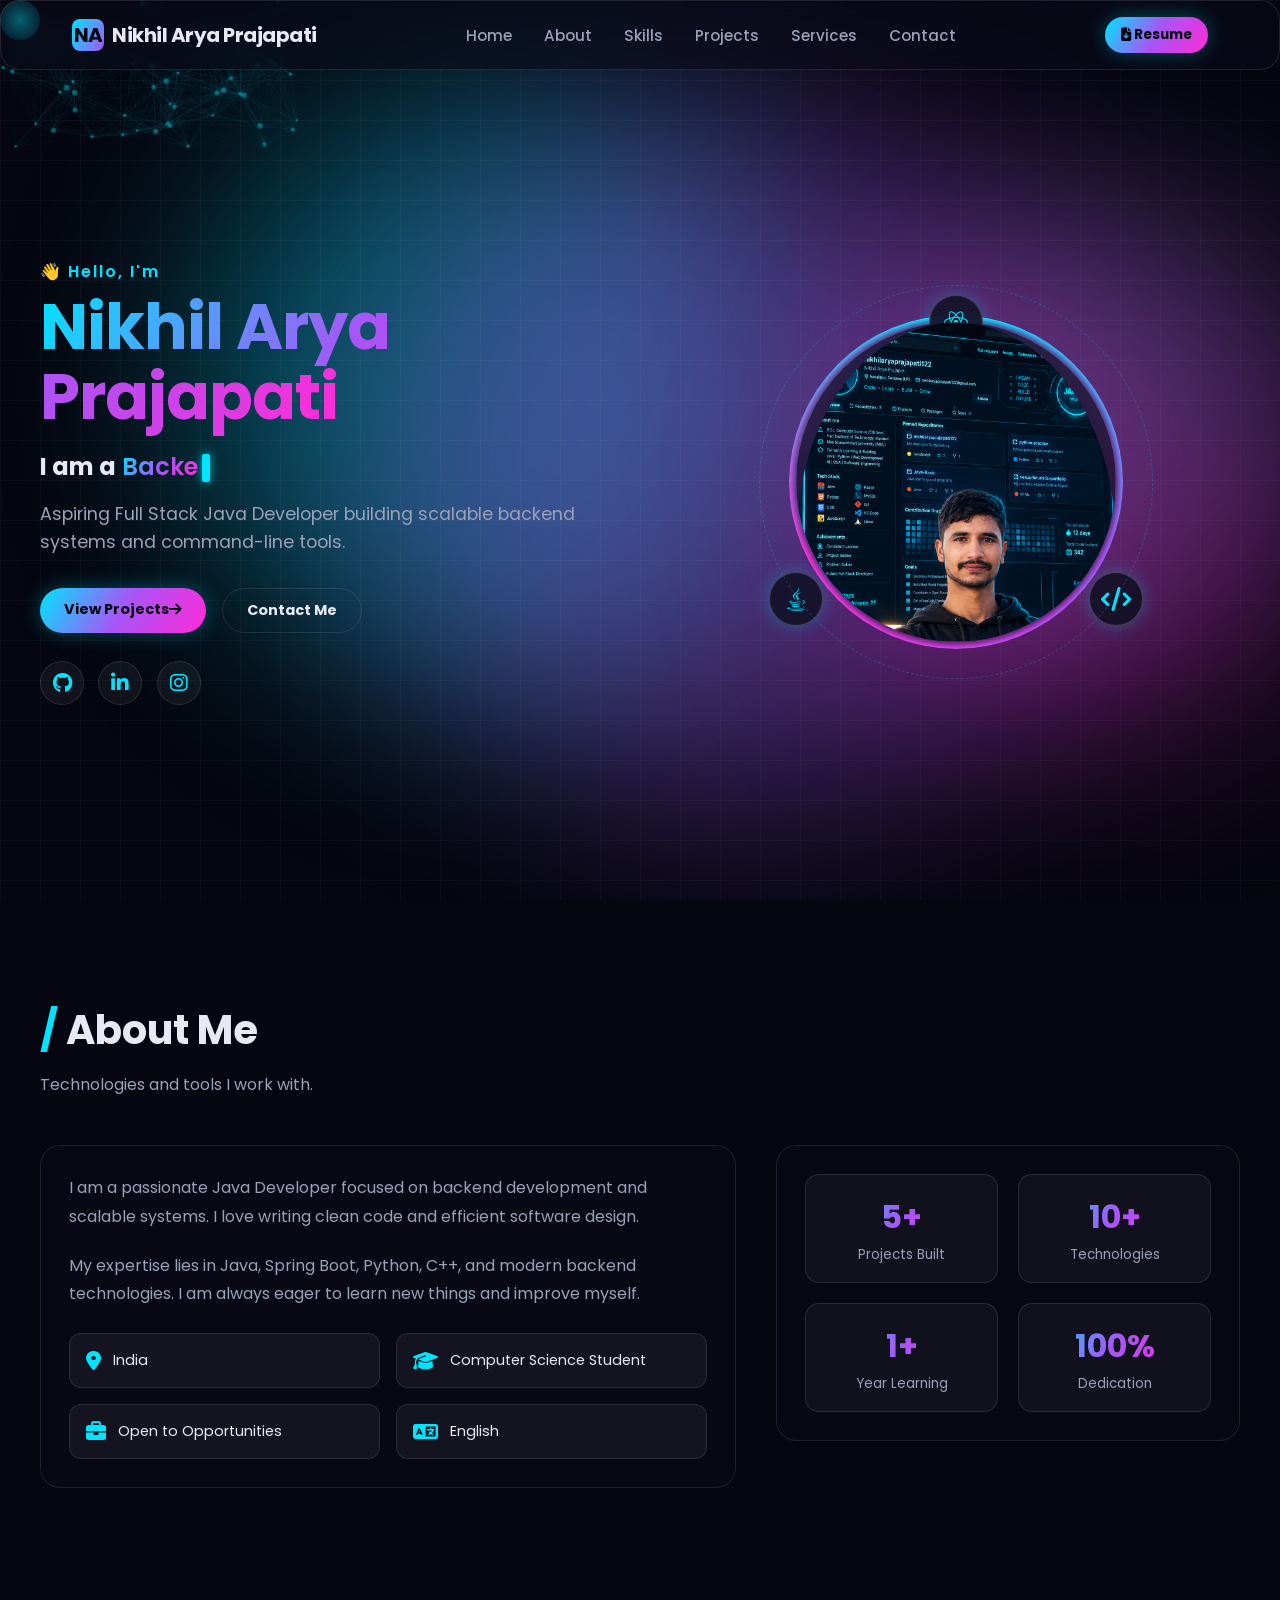
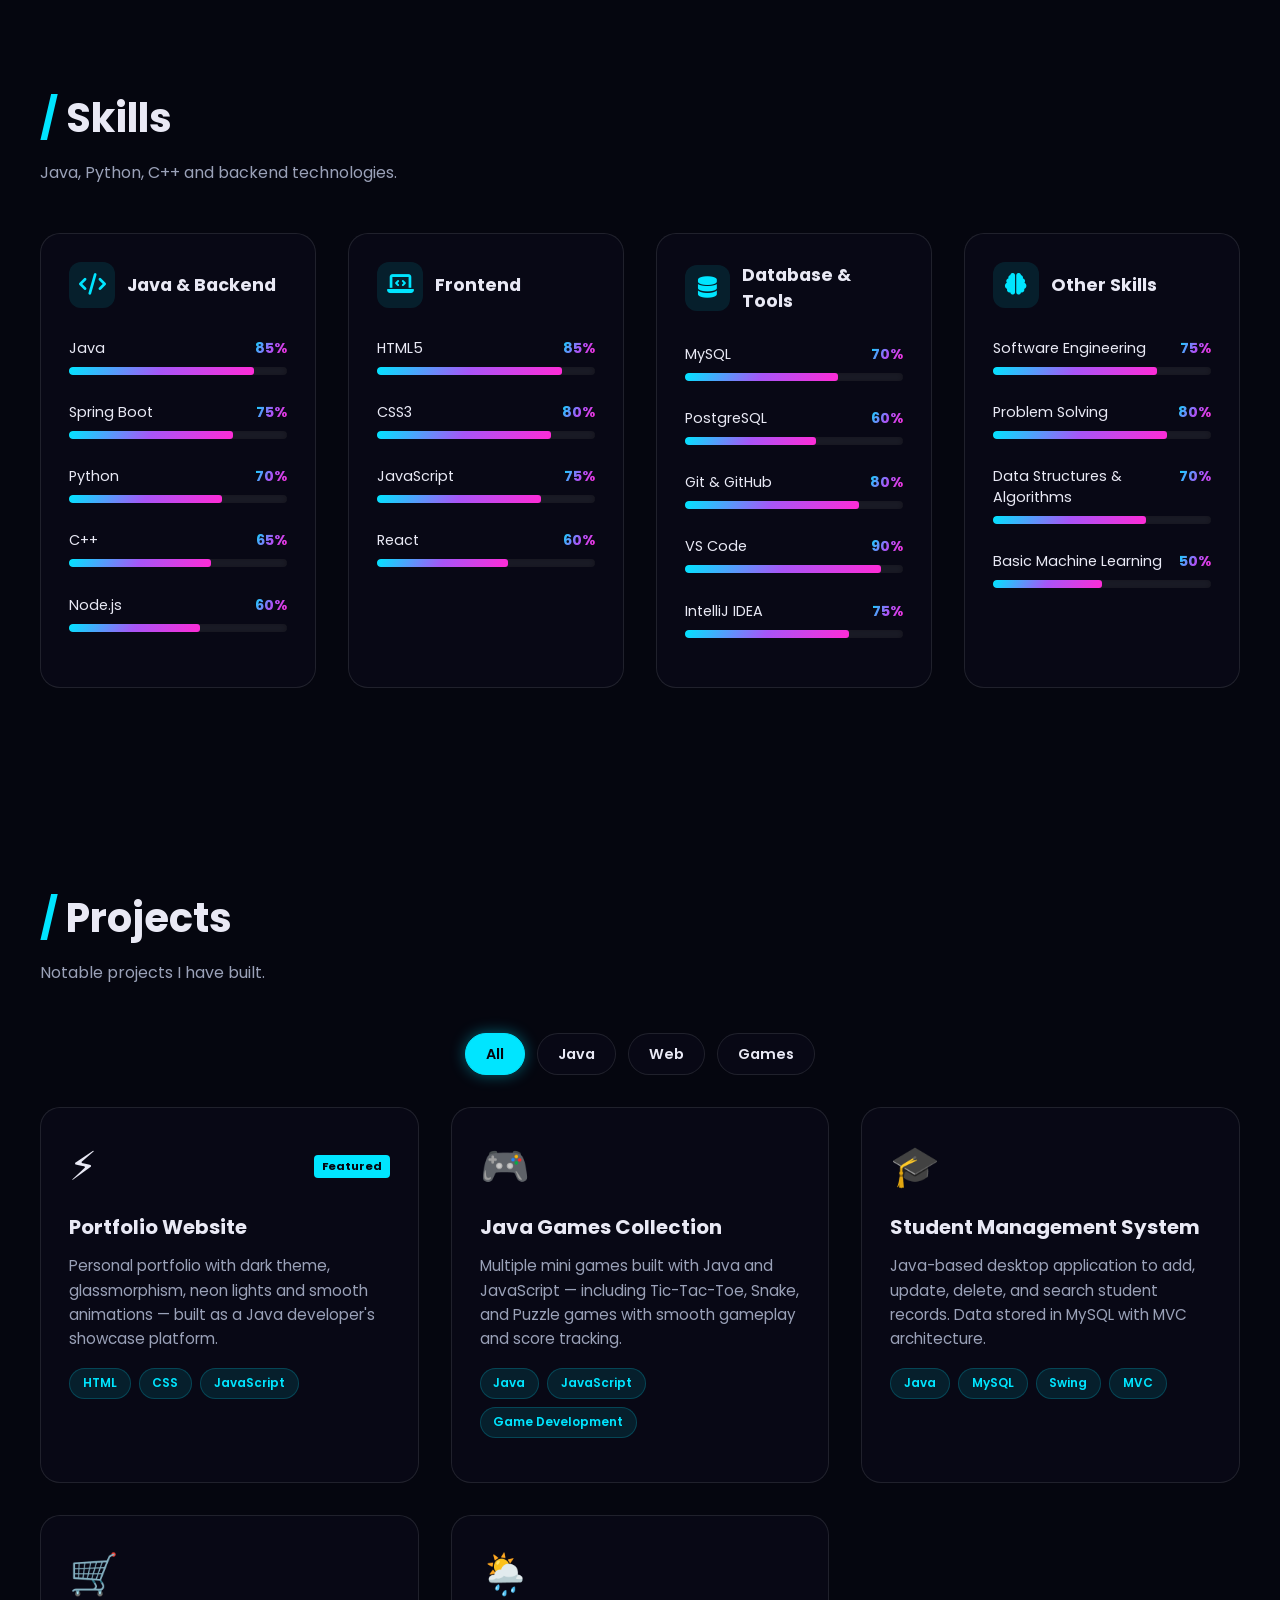
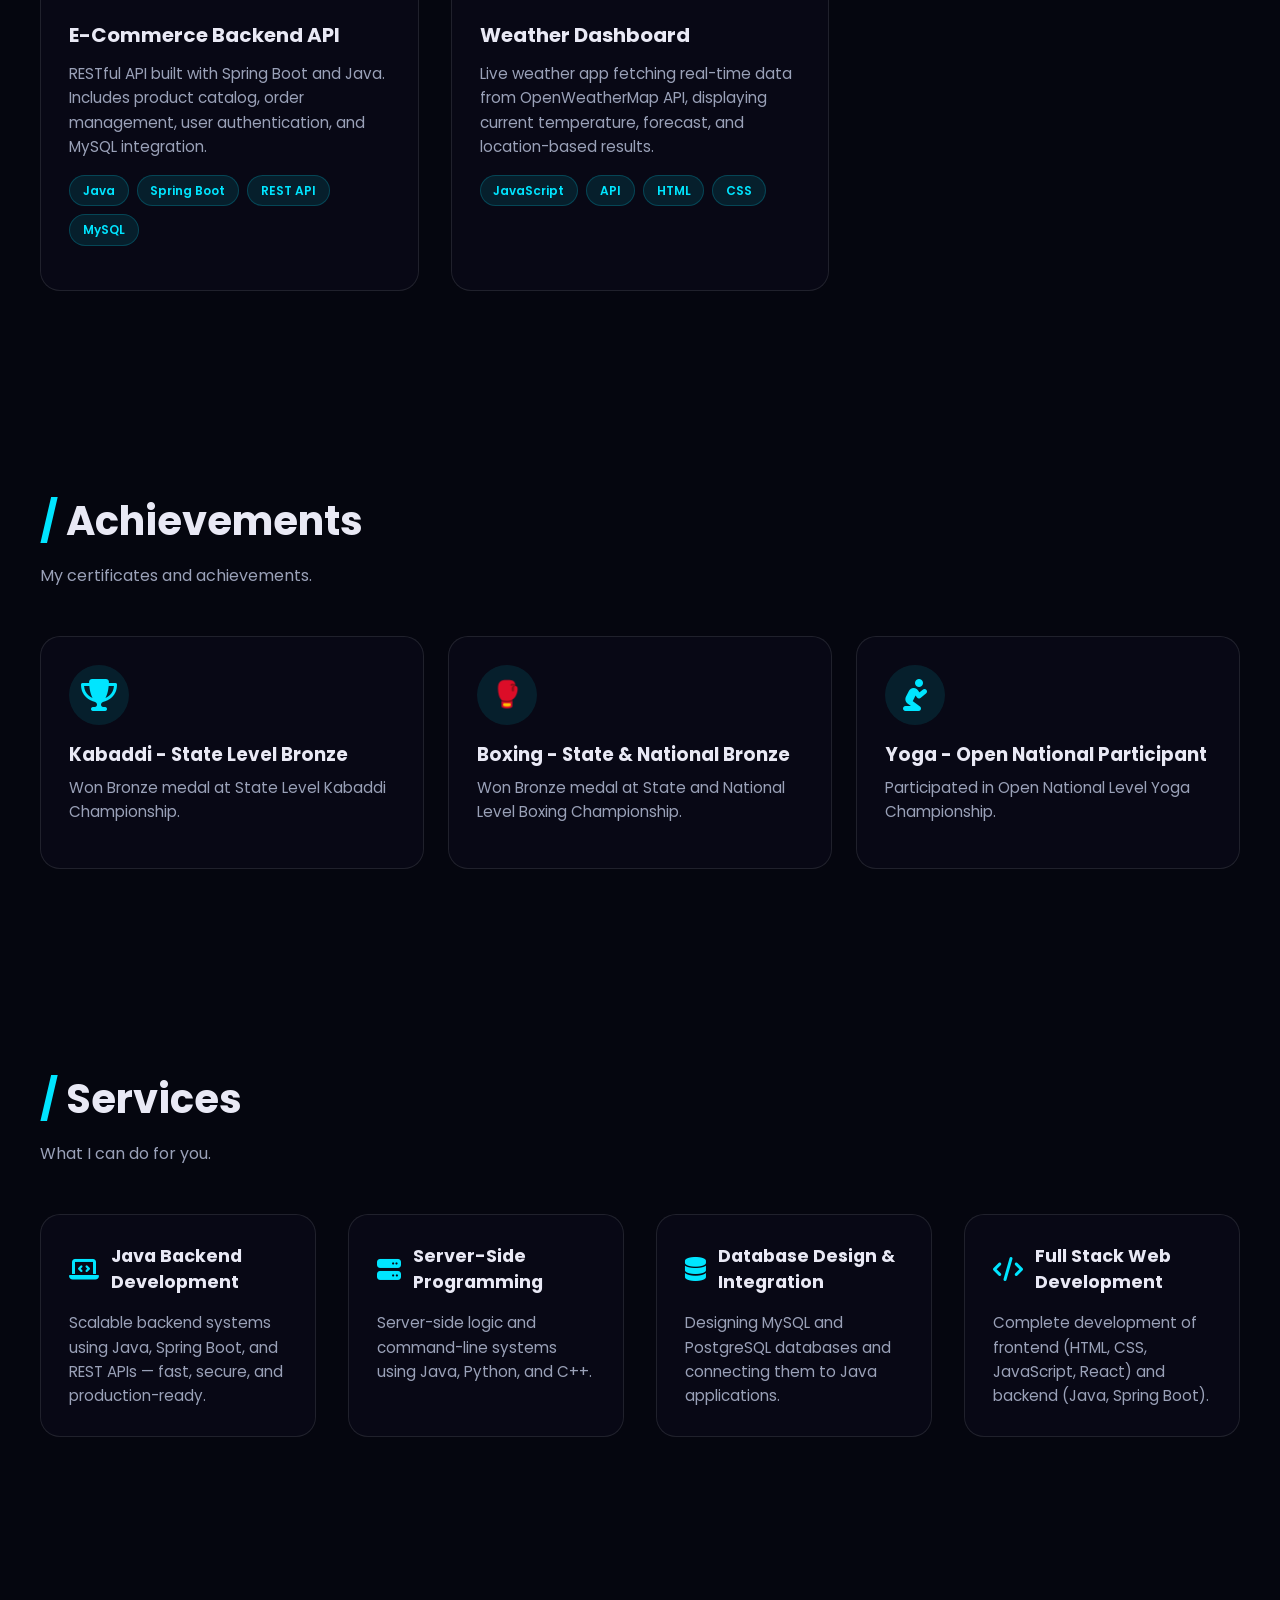
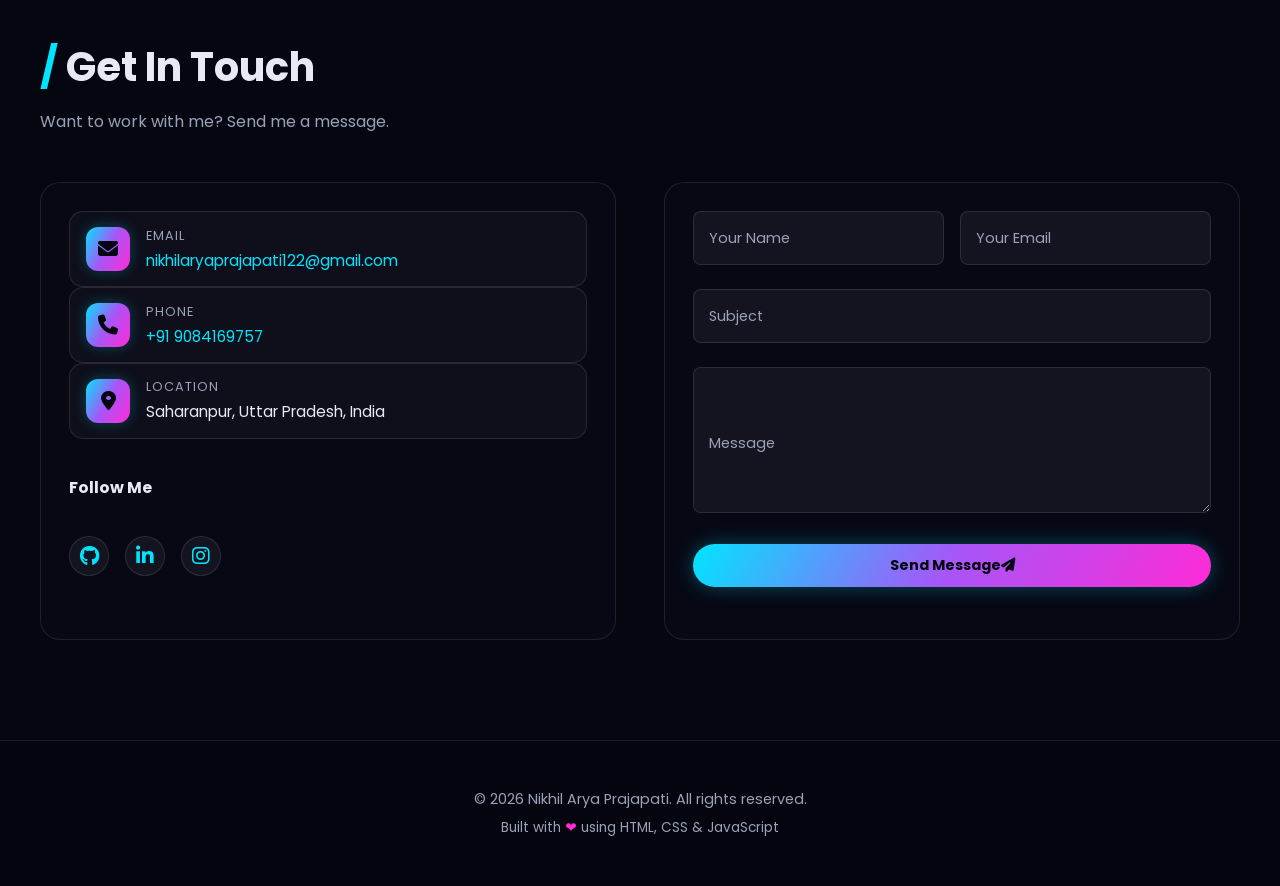
<file: Portfoliyo2/index.html>
<!DOCTYPE html>
<html lang="en">
<head>
  <meta charset="UTF-8" />
  <meta name="viewport" content="width=device-width, initial-scale=1.0" />
  <title id="pageTitle">Portfolio | Nikhil Arya Prajapati</title>
  <meta name="description" id="metaDesc" content="Personal portfolio website built with modern web technologies." />
  <link rel="stylesheet" href="assets/fonts/fonts.css" />
  <link rel="stylesheet" href="assets/fontawesome/css/all.min.css" />
  <link rel="stylesheet" href="css/style.css?v=2" />
  <noscript><style>#preloader{display:none!important}[data-reveal]{opacity:1!important;transform:none!important}</style></noscript>
  <link rel="icon" href="data:image/svg+xml,<svg xmlns='http://www.w3.org/2000/svg' viewBox='0 0 100 100'><text y='.9em' font-size='90'>&#10035;</text></svg>" />
</head>
<body>
  <div id="preloader" class="preloader">
    <div class="preloader__inner">
      <div class="preloader__ring"></div>
      <span class="preloader__text" id="preloaderText">LOADING</span>
    </div>
  </div>
  <canvas id="particles" class="particles-canvas"></canvas>
  <div class="bg-orbs" aria-hidden="true">
    <span class="orb orb--1"></span>
    <span class="orb orb--2"></span>
    <span class="orb orb--3"></span>
  </div>
  <div class="cursor-glow" id="cursorGlow" aria-hidden="true"></div>
  <div class="grid-overlay" aria-hidden="true"></div>
  <div class="scroll-progress" id="scrollProgress"></div>
  <header class="navbar glass" id="navbar">
    <nav class="nav container">
      <a href="#home" class="nav__logo" data-nav>
        <span class="nav__logo-mark" id="navLogoMark">NA</span>
        <span class="nav__logo-text" id="navLogoText">Nikhil Arya Prajapati</span>
      </a>
      <ul class="nav__menu" id="navMenu">
        <li><a href="#home" class="nav__link" data-nav>Home</a></li>
        <li><a href="#about" class="nav__link" data-nav>About</a></li>
        <li><a href="#skills" class="nav__link" data-nav>Skills</a></li>
        <li><a href="#projects" class="nav__link" data-nav>Projects</a></li>
        <li><a href="#services" class="nav__link" data-nav>Services</a></li>
        <li><a href="#contact" class="nav__link" data-nav>Contact</a></li>
      </ul>
      <div class="nav__actions">
        <a href="#" id="navResume" class="btn btn--neon btn--sm" target="_blank" rel="noopener">
          <i class="fa-solid fa-file-arrow-down"></i> Resume
        </a>
        <button class="nav__toggle" id="navToggle" aria-label="Toggle menu">
          <span></span><span></span><span></span>
        </button>
      </div>
    </nav>
  </header>
  <main>
    <section class="hero" id="home">
      <div class="hero__glow"></div>
      <div class="container hero__inner">
        <div class="hero__content">
          <p class="hero__hello" data-reveal><span class="wave">&#128075;</span> Hello, I'm</p>
          <h1 class="hero__name" data-reveal><span class="neon" id="heroName">Nikhil Arya Prajapati</span></h1>
          <h2 class="hero__role" data-reveal><span class="hero__role-static">I am a</span><span class="hero__type" id="heroType"></span><span class="caret" id="caret"></span></h2>
          <p class="hero__tagline" id="heroTagline" data-reveal>Aspiring Full Stack Java Developer building scalable backend systems.</p>
          <div class="hero__cta" data-reveal>
            <a href="#projects" class="btn btn--neon" data-nav><span>View Projects</span><i class="fa-solid fa-arrow-right"></i></a>
            <a href="#contact" class="btn btn--outline" data-nav>Contact Me</a>
          </div>
          <div class="hero__socials" id="heroSocials" data-reveal></div>
          </div>
        <div class="hero__avatar-wrap" data-reveal>
          <div class="hero__avatar glass" id="heroAvatar">
            <span class="hero__avatar-initials" id="heroInitials">NA</span>
            <img id="heroPhoto" alt="profile" class="hero__photo" hidden />
          </div>
          <div class="hero__orbit" aria-hidden="true">
            <span class="hero__float-icon hero__float-icon--1"><i class="fa-brands fa-react"></i></span>
          <span class="hero__float-icon hero__float-icon--2"><i class="fa-brands fa-java"></i></span>
            <span class="hero__float-icon hero__float-icon--3"><i class="fa-solid fa-code"></i></span>
          </div>
        </div>
      </div>
    </section>
    <section class="section" id="about">
      <div class="container">
        <h2 class="section__title" data-reveal><span class="neon-slash">/</span> About Me</h2>
        <p class="section__subtitle" data-reveal>Technologies and tools I work with.</p>
        <div class="about__grid">
          <div class="about__text glass" data-reveal>
            <div id="aboutParagraphs" class="about__paragraphs"></div>
            <div class="about__quick" id="aboutQuick"></div>
          </div>
          <div class="about__stats glass" data-reveal><div id="aboutStats"></div></div>
        </div>
      </div>
    </section>
    <section class="section" id="skills">
      <div class="container">
        <h2 class="section__title" data-reveal><span class="neon-slash">/</span> Skills</h2>
        <p class="section__subtitle" data-reveal>Java, Python, C++ and backend technologies.</p>
        <div id="skillsContainer"></div>
      </div>
    </section>
    <section class="section" id="projects">
      <div class="container">
        <h2 class="section__title" data-reveal><span class="neon-slash">/</span> Projects</h2>
        <p class="section__subtitle" data-reveal>Notable projects I have built.</p>
        <div class="project-filters" data-reveal>
          <button class="filter-btn active" data-filter="all">All</button>
          <button class="filter-btn" data-filter="Java">Java</button>
          <button class="filter-btn" data-filter="JavaScript">Web</button>
          <button class="filter-btn" data-filter="Game Development">Games</button>
        </div>
        <div class="projects" id="projectsContainer"></div>
      </div>
    </section>
    <section class="section" id="achievements">
      <div class="container">
        <h2 class="section__title" data-reveal><span class="neon-slash">/</span> Achievements</h2>
        <p class="section__subtitle" data-reveal>My certificates and achievements.</p>
        <div class="achievements-grid" id="achievementsContainer"></div>
      </div>
    </section>
    <section class="section" id="services">
      <div class="container">
        <h2 class="section__title" data-reveal><span class="neon-slash">/</span> Services</h2>
        <p class="section__subtitle" data-reveal>What I can do for you.</p>
        <div id="servicesContainer"></div>
      </div>
    </section>
    <section class="section" id="contact">
      <div class="container">
        <h2 class="section__title" data-reveal><span class="neon-slash">/</span> Get In Touch</h2>
        <p class="section__subtitle" data-reveal>Want to work with me? Send me a message.</p>
        <div class="contact">
          <div class="contact__info glass" data-reveal>
            <div id="contactItems"></div>
            <h3 class="contact__socials-title">Follow Me</h3>
            <div class="contact__socials" id="contactSocials"></div>
          </div>
          <form class="contact__form glass" id="contactForm" data-reveal novalidate>
            <div class="form__row">
              <div class="form__group"><input type="text" id="name" name="name" placeholder=" " required /><label for="name">Your Name</label></div>
              <div class="form__group"><input type="email" id="email" name="email" placeholder=" " required /><label for="email">Your Email</label></div>
            </div>
            <div class="form__group"><input type="text" id="subject" name="subject" placeholder=" " required /><label for="subject">Subject</label></div>
            <div class="form__group"><textarea id="message" name="message" rows="5" placeholder=" " required></textarea><label for="message">Message</label></div>
            <button type="submit" class="btn btn--neon btn--full"><span class="btn__label">Send Message</span><i class="fa-solid fa-paper-plane"></i></button>
            <p class="form__status" id="formStatus"></p>
          </form>
        </div>
      </div>
    </section>
  </main>
  <footer class="footer">
    <div class="container footer__inner">
      <p class="footer__copy">&#169; <span id="year"></span> <span id="footerName">Nikhil Arya Prajapati</span>. All rights reserved.</p>
      <p class="footer__made">Built with <span class="footer__heart">&#10084;</span> using HTML, CSS &amp; JavaScript</p>
    </div>
  </footer>
  <button class="back-top" id="backTop" aria-label="Back to top"><i class="fa-solid fa-arrow-up"></i></button>
  <script src="js/data.js?v=2"></script>
  <script src="js/script.js?v=2"></script>
</body>
</html>
</file>
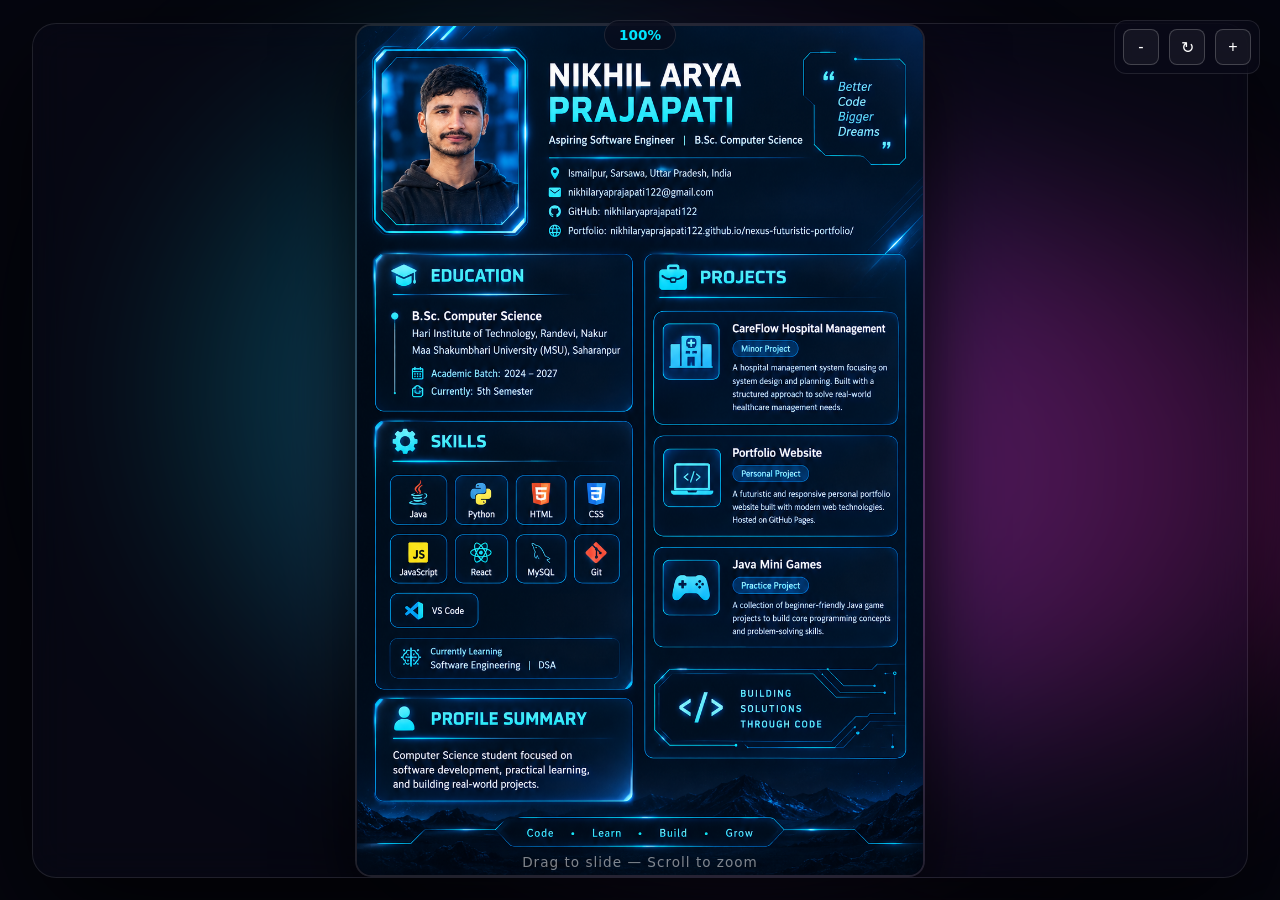
<file: Portfoliyo2/resume.html>
<!DOCTYPE html>
<html lang="en">
<head>
  <meta charset="UTF-8" />
  <meta name="viewport" content="width=device-width, initial-scale=1.0" />
  <title>Resume | Nikhil Arya Prajapati</title>
  <link rel="icon" href="data:image/svg+xml,<svg xmlns='http://www.w3.org/2000/svg' viewBox='0 0 100 100'><text y='.9em' font-size='90'>&#10035;</text></svg>" />
  <style>
    :root {
      --bg: #05060f;
      --cyan: #00e5ff;
      --purple: #a855f7;
      --pink: #ff2bd6;
    }
    * { margin: 0; padding: 0; box-sizing: border-box; }
    body {
      background: var(--bg);
      min-height: 100vh;
      width: 100vw;
      overflow: hidden;
      display: flex;
      align-items: center;
      justify-content: center;
      font-family: system-ui, sans-serif;
    }
    .bg-orbs {
      position: fixed;
      top: 0; left: 0; width: 100%; height: 100%;
      z-index: -1;
      overflow: hidden;
    }
    .orb {
      position: absolute;
      border-radius: 50%;
      filter: blur(100px);
      opacity: 0.35;
      animation: float 16s ease-in-out infinite;
    }
    .orb--1 { top: 10%; left: 15%; width: 600px; height: 600px; background: var(--cyan); animation-delay: 0s; }
    .orb--2 { bottom: 10%; right: 15%; width: 700px; height: 700px; background: var(--purple); animation-delay: -6s; }
    .orb--3 { top: 25%; left: 65%; width: 500px; height: 500px; background: var(--pink); animation-delay: -12s; }
    @keyframes float {
      0%, 100% { transform: translate(0, 0) scale(1); }
      33% { transform: translate(50px, -60px) scale(1.2); }
      66% { transform: translate(-40px, 50px) scale(0.9); }
    }
    .viewport {
      position: relative;
      width: 95vw;
      height: 95vh;
      overflow: hidden;
      border-radius: 24px;
      border: 1px solid rgba(255, 255, 255, 0.1);
      backdrop-filter: blur(20px);
      box-shadow: 0 40px 120px rgba(0, 0, 0, 0.8);
      cursor: grab;
      background: rgba(10, 11, 26, 0.4);
      display: flex;
      align-items: center;
      justify-content: center;
    }
    .viewport:active { cursor: grabbing; }
    .viewport img {
      display: block;
      max-width: 100%;
      max-height: 100%;
      width: auto;
      height: auto;
      object-fit: contain;
      border-radius: 16px;
      box-shadow: 0 30px 80px rgba(0, 0, 0, 0.9);
      border: 2px solid rgba(255, 255, 255, 0.1);
      transition: transform 0.15s ease;
      transform-origin: center center;
    }
    .zoom-controls {
      position: fixed;
      top: 20px;
      right: 20px;
      z-index: 100;
      display: flex;
      gap: 10px;
      background: rgba(10, 11, 26, 0.6);
      padding: 8px;
      border-radius: 12px;
      border: 1px solid rgba(255, 255, 255, 0.1);
      backdrop-filter: blur(10px);
    }
    .zoom-btn {
      width: 36px;
      height: 36px;
      border-radius: 8px;
      border: 1px solid rgba(255, 255, 255, 0.2);
      background: rgba(255, 255, 255, 0.05);
      color: #fff;
      font-size: 1rem;
      cursor: pointer;
      display: flex;
      align-items: center;
      justify-content: center;
      transition: all 0.2s ease;
    }
    .zoom-btn:hover {
      background: var(--cyan);
      color: var(--bg);
      border-color: var(--cyan);
    }
    .zoom-btn:active {
      transform: scale(0.95);
    }
    .zoom-value {
      position: fixed;
      top: 20px;
      left: 50%;
      transform: translateX(-50%);
      z-index: 100;
      background: rgba(10, 11, 26, 0.6);
      padding: 6px 14px;
      border-radius: 20px;
      border: 1px solid rgba(255, 255, 255, 0.1);
      color: var(--cyan);
      font-size: 0.85rem;
      font-weight: 700;
      backdrop-filter: blur(10px);
      pointer-events: none;
    }
    .hint {
      position: fixed;
      bottom: 30px;
      left: 50%;
      transform: translateX(-50%);
      color: rgba(255,255,255,0.5);
      font-size: 0.85rem;
      pointer-events: none;
      letter-spacing: 1px;
    }
    @media (max-width: 640px) {
      .viewport { width: 92vw; height: 90vh; border-radius: 16px; }
      .viewport img { width: 92vw; border-radius: 12px; }
    }
  </style>
</head>
<body>
  <div class="bg-orbs">
    <span class="orb orb--1"></span>
    <span class="orb orb--2"></span>
    <span class="orb orb--3"></span>
  </div>
  <div class="viewport" id="viewport">
    <img src="assets/resume.png" alt="Resume" id="resumeImg" />
  </div>
  <div class="zoom-controls">
    <button class="zoom-btn" id="zoomOut" title="Zoom Out">-</button>
    <button class="zoom-btn" id="zoomReset" title="Reset">&#8635;</button>
    <button class="zoom-btn" id="zoomIn" title="Zoom In">+</button>
  </div>
  <div class="zoom-value" id="zoomValue">100%</div>
  <div class="hint">Drag to slide — Scroll to zoom</div>
  <script>
    const viewport = document.getElementById('viewport');
    const img = document.getElementById('resumeImg');
    const zoomValue = document.getElementById('zoomValue');
    const zoomInBtn = document.getElementById('zoomIn');
    const zoomOutBtn = document.getElementById('zoomOut');
    const zoomResetBtn = document.getElementById('zoomReset');
    let scale = 1;
    let posX = 0;
    let posY = 0;
    let isDown = false;
    let startX, startY;
    function updateTransform() {
      img.style.transform = 'translate(' + posX + 'px,' + posY + 'px) scale(' + scale + ')';
      const pct = Math.round(scale * 100);
      zoomValue.textContent = pct + '%';
    }
    viewport.addEventListener('wheel', (e) => {
      e.preventDefault();
      const delta = e.deltaY > 0 ? 0.9 : 1.1;
      scale = Math.min(Math.max(scale * delta, 1), 5);
      updateTransform();
    }, { passive: false });
    zoomInBtn.addEventListener('click', () => {
      scale = Math.min(scale + 0.25, 5);
      updateTransform();
    });
    zoomOutBtn.addEventListener('click', () => {
      scale = Math.max(scale - 0.25, 1);
      updateTransform();
    });
    zoomResetBtn.addEventListener('click', () => {
      scale = 1;
      posX = 0;
      posY = 0;
      updateTransform();
    });
    viewport.addEventListener('mousedown', (e) => {
      isDown = true;
      startX = e.clientX - posX;
      startY = e.clientY - posY;
      viewport.style.cursor = 'grabbing';
    });
    window.addEventListener('mousemove', (e) => {
      if (!isDown) return;
      e.preventDefault();
      posX = e.clientX - startX;
      posY = e.clientY - startY;
      if (scale === 1) { posX = 0; posY = 0; }
      updateTransform();
    });
    window.addEventListener('mouseup', () => {
      isDown = false;
      viewport.style.cursor = 'grab';
    });
    viewport.addEventListener('touchstart', (e) => {
      isDown = true;
      const t = e.touches[0];
      startX = t.clientX - posX;
      startY = t.clientY - posY;
    }, { passive: false });
    viewport.addEventListener('touchmove', (e) => {
      if (!isDown) return;
      e.preventDefault();
      const t = e.touches[0];
      posX = t.clientX - startX;
      posY = t.clientY - startY;
      if (scale === 1) { posX = 0; posY = 0; }
      updateTransform();
    }, { passive: false });
    window.addEventListener('touchend', () => { isDown = false; });
    window.addEventListener('load', () => {
      scale = 1; posX = 0; posY = 0;
      updateTransform();
    });
  </script>
</body>
</html>
</file>
<file: Portfoliyo2/assets/fonts/fonts.css>
@font-face {
  font-family: 'Orbitron';
  font-style: normal;
  font-weight: 400;
  font-display: swap;
  src: url(orbitron-400-normal-1.woff2) format('woff2');
  unicode-range: U+0000-00FF, U+0131, U+0152-0153, U+02BB-02BC, U+02C6, U+02DA, U+02DC, U+0304, U+0308, U+0329, U+2000-206F, U+20AC, U+2122, U+2191, U+2193, U+2212, U+2215, U+FEFF, U+FFFD;
}
@font-face {
  font-family: 'Orbitron';
  font-style: normal;
  font-weight: 500;
  font-display: swap;
  src: url(orbitron-500-normal-2.woff2) format('woff2');
  unicode-range: U+0000-00FF, U+0131, U+0152-0153, U+02BB-02BC, U+02C6, U+02DA, U+02DC, U+0304, U+0308, U+0329, U+2000-206F, U+20AC, U+2122, U+2191, U+2193, U+2212, U+2215, U+FEFF, U+FFFD;
}
@font-face {
  font-family: 'Orbitron';
  font-style: normal;
  font-weight: 700;
  font-display: swap;
  src: url(orbitron-700-normal-3.woff2) format('woff2');
  unicode-range: U+0000-00FF, U+0131, U+0152-0153, U+02BB-02BC, U+02C6, U+02DA, U+02DC, U+0304, U+0308, U+0329, U+2000-206F, U+20AC, U+2122, U+2191, U+2193, U+2212, U+2215, U+FEFF, U+FFFD;
}
@font-face {
  font-family: 'Orbitron';
  font-style: normal;
  font-weight: 800;
  font-display: swap;
  src: url(orbitron-800-normal-4.woff2) format('woff2');
  unicode-range: U+0000-00FF, U+0131, U+0152-0153, U+02BB-02BC, U+02C6, U+02DA, U+02DC, U+0304, U+0308, U+0329, U+2000-206F, U+20AC, U+2122, U+2191, U+2193, U+2212, U+2215, U+FEFF, U+FFFD;
}
@font-face {
  font-family: 'Orbitron';
  font-style: normal;
  font-weight: 900;
  font-display: swap;
  src: url(orbitron-900-normal-5.woff2) format('woff2');
  unicode-range: U+0000-00FF, U+0131, U+0152-0153, U+02BB-02BC, U+02C6, U+02DA, U+02DC, U+0304, U+0308, U+0329, U+2000-206F, U+20AC, U+2122, U+2191, U+2193, U+2212, U+2215, U+FEFF, U+FFFD;
}
@font-face {
  font-family: 'Poppins';
  font-style: normal;
  font-weight: 300;
  font-display: swap;
  src: url(poppins-300-normal-6.woff2) format('woff2');
  unicode-range: U+0900-097F, U+1CD0-1CF4, U+1CF7-1CF9, U+200C-200D, U+20A8, U+20B9, U+20F0, U+25CC, U+A830-A839, U+A8E0-A8FF, U+11B00-11B0A;
}
@font-face {
  font-family: 'Poppins';
  font-style: normal;
  font-weight: 300;
  font-display: swap;
  src: url(poppins-300-normal-7.woff2) format('woff2');
  unicode-range: U+0100-02BA, U+02BD-02C5, U+02C7-02CC, U+02CE-02D7, U+02DD-02FF, U+0304, U+0308, U+0329, U+1D00-1DBF, U+1E00-1E9F, U+1EF2-1EFF, U+2020, U+20A0-20AB, U+20AD-20C4, U+2113, U+2C60-2C7F, U+A720-A7FF;
}
@font-face {
  font-family: 'Poppins';
  font-style: normal;
  font-weight: 300;
  font-display: swap;
  src: url(poppins-300-normal-8.woff2) format('woff2');
  unicode-range: U+0000-00FF, U+0131, U+0152-0153, U+02BB-02BC, U+02C6, U+02DA, U+02DC, U+0304, U+0308, U+0329, U+2000-206F, U+20AC, U+2122, U+2191, U+2193, U+2212, U+2215, U+FEFF, U+FFFD;
}
@font-face {
  font-family: 'Poppins';
  font-style: normal;
  font-weight: 400;
  font-display: swap;
  src: url(poppins-400-normal-9.woff2) format('woff2');
  unicode-range: U+0900-097F, U+1CD0-1CF4, U+1CF7-1CF9, U+200C-200D, U+20A8, U+20B9, U+20F0, U+25CC, U+A830-A839, U+A8E0-A8FF, U+11B00-11B0A;
}
@font-face {
  font-family: 'Poppins';
  font-style: normal;
  font-weight: 400;
  font-display: swap;
  src: url(poppins-400-normal-10.woff2) format('woff2');
  unicode-range: U+0100-02BA, U+02BD-02C5, U+02C7-02CC, U+02CE-02D7, U+02DD-02FF, U+0304, U+0308, U+0329, U+1D00-1DBF, U+1E00-1E9F, U+1EF2-1EFF, U+2020, U+20A0-20AB, U+20AD-20C4, U+2113, U+2C60-2C7F, U+A720-A7FF;
}
@font-face {
  font-family: 'Poppins';
  font-style: normal;
  font-weight: 400;
  font-display: swap;
  src: url(poppins-400-normal-11.woff2) format('woff2');
  unicode-range: U+0000-00FF, U+0131, U+0152-0153, U+02BB-02BC, U+02C6, U+02DA, U+02DC, U+0304, U+0308, U+0329, U+2000-206F, U+20AC, U+2122, U+2191, U+2193, U+2212, U+2215, U+FEFF, U+FFFD;
}
@font-face {
  font-family: 'Poppins';
  font-style: normal;
  font-weight: 500;
  font-display: swap;
  src: url(poppins-500-normal-12.woff2) format('woff2');
  unicode-range: U+0900-097F, U+1CD0-1CF4, U+1CF7-1CF9, U+200C-200D, U+20A8, U+20B9, U+20F0, U+25CC, U+A830-A839, U+A8E0-A8FF, U+11B00-11B0A;
}
@font-face {
  font-family: 'Poppins';
  font-style: normal;
  font-weight: 500;
  font-display: swap;
  src: url(poppins-500-normal-13.woff2) format('woff2');
  unicode-range: U+0100-02BA, U+02BD-02C5, U+02C7-02CC, U+02CE-02D7, U+02DD-02FF, U+0304, U+0308, U+0329, U+1D00-1DBF, U+1E00-1E9F, U+1EF2-1EFF, U+2020, U+20A0-20AB, U+20AD-20C4, U+2113, U+2C60-2C7F, U+A720-A7FF;
}
@font-face {
  font-family: 'Poppins';
  font-style: normal;
  font-weight: 500;
  font-display: swap;
  src: url(poppins-500-normal-14.woff2) format('woff2');
  unicode-range: U+0000-00FF, U+0131, U+0152-0153, U+02BB-02BC, U+02C6, U+02DA, U+02DC, U+0304, U+0308, U+0329, U+2000-206F, U+20AC, U+2122, U+2191, U+2193, U+2212, U+2215, U+FEFF, U+FFFD;
}
@font-face {
  font-family: 'Poppins';
  font-style: normal;
  font-weight: 600;
  font-display: swap;
  src: url(poppins-600-normal-15.woff2) format('woff2');
  unicode-range: U+0900-097F, U+1CD0-1CF4, U+1CF7-1CF9, U+200C-200D, U+20A8, U+20B9, U+20F0, U+25CC, U+A830-A839, U+A8E0-A8FF, U+11B00-11B0A;
}
@font-face {
  font-family: 'Poppins';
  font-style: normal;
  font-weight: 600;
  font-display: swap;
  src: url(poppins-600-normal-16.woff2) format('woff2');
  unicode-range: U+0100-02BA, U+02BD-02C5, U+02C7-02CC, U+02CE-02D7, U+02DD-02FF, U+0304, U+0308, U+0329, U+1D00-1DBF, U+1E00-1E9F, U+1EF2-1EFF, U+2020, U+20A0-20AB, U+20AD-20C4, U+2113, U+2C60-2C7F, U+A720-A7FF;
}
@font-face {
  font-family: 'Poppins';
  font-style: normal;
  font-weight: 600;
  font-display: swap;
  src: url(poppins-600-normal-17.woff2) format('woff2');
  unicode-range: U+0000-00FF, U+0131, U+0152-0153, U+02BB-02BC, U+02C6, U+02DA, U+02DC, U+0304, U+0308, U+0329, U+2000-206F, U+20AC, U+2122, U+2191, U+2193, U+2212, U+2215, U+FEFF, U+FFFD;
}
@font-face {
  font-family: 'Poppins';
  font-style: normal;
  font-weight: 700;
  font-display: swap;
  src: url(poppins-700-normal-18.woff2) format('woff2');
  unicode-range: U+0900-097F, U+1CD0-1CF4, U+1CF7-1CF9, U+200C-200D, U+20A8, U+20B9, U+20F0, U+25CC, U+A830-A839, U+A8E0-A8FF, U+11B00-11B0A;
}
@font-face {
  font-family: 'Poppins';
  font-style: normal;
  font-weight: 700;
  font-display: swap;
  src: url(poppins-700-normal-19.woff2) format('woff2');
  unicode-range: U+0100-02BA, U+02BD-02C5, U+02C7-02CC, U+02CE-02D7, U+02DD-02FF, U+0304, U+0308, U+0329, U+1D00-1DBF, U+1E00-1E9F, U+1EF2-1EFF, U+2020, U+20A0-20AB, U+20AD-20C4, U+2113, U+2C60-2C7F, U+A720-A7FF;
}
@font-face {
  font-family: 'Poppins';
  font-style: normal;
  font-weight: 700;
  font-display: swap;
  src: url(poppins-700-normal-20.woff2) format('woff2');
  unicode-range: U+0000-00FF, U+0131, U+0152-0153, U+02BB-02BC, U+02C6, U+02DA, U+02DC, U+0304, U+0308, U+0329, U+2000-206F, U+20AC, U+2122, U+2191, U+2193, U+2212, U+2215, U+FEFF, U+FFFD;
}
@font-face {
  font-family: 'Rajdhani';
  font-style: normal;
  font-weight: 400;
  font-display: swap;
  src: url(rajdhani-400-normal-21.woff2) format('woff2');
  unicode-range: U+0900-097F, U+1CD0-1CF4, U+1CF7-1CF9, U+200C-200D, U+20A8, U+20B9, U+20F0, U+25CC, U+A830-A839, U+A8E0-A8FF, U+11B00-11B0A;
}
@font-face {
  font-family: 'Rajdhani';
  font-style: normal;
  font-weight: 400;
  font-display: swap;
  src: url(rajdhani-400-normal-22.woff2) format('woff2');
  unicode-range: U+0100-02BA, U+02BD-02C5, U+02C7-02CC, U+02CE-02D7, U+02DD-02FF, U+0304, U+0308, U+0329, U+1D00-1DBF, U+1E00-1E9F, U+1EF2-1EFF, U+2020, U+20A0-20AB, U+20AD-20C4, U+2113, U+2C60-2C7F, U+A720-A7FF;
}
@font-face {
  font-family: 'Rajdhani';
  font-style: normal;
  font-weight: 400;
  font-display: swap;
  src: url(rajdhani-400-normal-23.woff2) format('woff2');
  unicode-range: U+0000-00FF, U+0131, U+0152-0153, U+02BB-02BC, U+02C6, U+02DA, U+02DC, U+0304, U+0308, U+0329, U+2000-206F, U+20AC, U+2122, U+2191, U+2193, U+2212, U+2215, U+FEFF, U+FFFD;
}
@font-face {
  font-family: 'Rajdhani';
  font-style: normal;
  font-weight: 500;
  font-display: swap;
  src: url(rajdhani-500-normal-24.woff2) format('woff2');
  unicode-range: U+0900-097F, U+1CD0-1CF4, U+1CF7-1CF9, U+200C-200D, U+20A8, U+20B9, U+20F0, U+25CC, U+A830-A839, U+A8E0-A8FF, U+11B00-11B0A;
}
@font-face {
  font-family: 'Rajdhani';
  font-style: normal;
  font-weight: 500;
  font-display: swap;
  src: url(rajdhani-500-normal-25.woff2) format('woff2');
  unicode-range: U+0100-02BA, U+02BD-02C5, U+02C7-02CC, U+02CE-02D7, U+02DD-02FF, U+0304, U+0308, U+0329, U+1D00-1DBF, U+1E00-1E9F, U+1EF2-1EFF, U+2020, U+20A0-20AB, U+20AD-20C4, U+2113, U+2C60-2C7F, U+A720-A7FF;
}
@font-face {
  font-family: 'Rajdhani';
  font-style: normal;
  font-weight: 500;
  font-display: swap;
  src: url(rajdhani-500-normal-26.woff2) format('woff2');
  unicode-range: U+0000-00FF, U+0131, U+0152-0153, U+02BB-02BC, U+02C6, U+02DA, U+02DC, U+0304, U+0308, U+0329, U+2000-206F, U+20AC, U+2122, U+2191, U+2193, U+2212, U+2215, U+FEFF, U+FFFD;
}
@font-face {
  font-family: 'Rajdhani';
  font-style: normal;
  font-weight: 600;
  font-display: swap;
  src: url(rajdhani-600-normal-27.woff2) format('woff2');
  unicode-range: U+0900-097F, U+1CD0-1CF4, U+1CF7-1CF9, U+200C-200D, U+20A8, U+20B9, U+20F0, U+25CC, U+A830-A839, U+A8E0-A8FF, U+11B00-11B0A;
}
@font-face {
  font-family: 'Rajdhani';
  font-style: normal;
  font-weight: 600;
  font-display: swap;
  src: url(rajdhani-600-normal-28.woff2) format('woff2');
  unicode-range: U+0100-02BA, U+02BD-02C5, U+02C7-02CC, U+02CE-02D7, U+02DD-02FF, U+0304, U+0308, U+0329, U+1D00-1DBF, U+1E00-1E9F, U+1EF2-1EFF, U+2020, U+20A0-20AB, U+20AD-20C4, U+2113, U+2C60-2C7F, U+A720-A7FF;
}
@font-face {
  font-family: 'Rajdhani';
  font-style: normal;
  font-weight: 600;
  font-display: swap;
  src: url(rajdhani-600-normal-29.woff2) format('woff2');
  unicode-range: U+0000-00FF, U+0131, U+0152-0153, U+02BB-02BC, U+02C6, U+02DA, U+02DC, U+0304, U+0308, U+0329, U+2000-206F, U+20AC, U+2122, U+2191, U+2193, U+2212, U+2215, U+FEFF, U+FFFD;
}
@font-face {
  font-family: 'Rajdhani';
  font-style: normal;
  font-weight: 700;
  font-display: swap;
  src: url(rajdhani-700-normal-30.woff2) format('woff2');
  unicode-range: U+0900-097F, U+1CD0-1CF4, U+1CF7-1CF9, U+200C-200D, U+20A8, U+20B9, U+20F0, U+25CC, U+A830-A839, U+A8E0-A8FF, U+11B00-11B0A;
}
@font-face {
  font-family: 'Rajdhani';
  font-style: normal;
  font-weight: 700;
  font-display: swap;
  src: url(rajdhani-700-normal-31.woff2) format('woff2');
  unicode-range: U+0100-02BA, U+02BD-02C5, U+02C7-02CC, U+02CE-02D7, U+02DD-02FF, U+0304, U+0308, U+0329, U+1D00-1DBF, U+1E00-1E9F, U+1EF2-1EFF, U+2020, U+20A0-20AB, U+20AD-20C4, U+2113, U+2C60-2C7F, U+A720-A7FF;
}
@font-face {
  font-family: 'Rajdhani';
  font-style: normal;
  font-weight: 700;
  font-display: swap;
  src: url(rajdhani-700-normal-32.woff2) format('woff2');
  unicode-range: U+0000-00FF, U+0131, U+0152-0153, U+02BB-02BC, U+02C6, U+02DA, U+02DC, U+0304, U+0308, U+0329, U+2000-206F, U+20AC, U+2122, U+2191, U+2193, U+2212, U+2215, U+FEFF, U+FFFD;
}
</file>
<file: Portfoliyo2/css/style.css>
/* =========================================================
   SIMPLE PORTFOLIO — style.css
   Theme: dark glassmorphism + neon (professional)
   ========================================================= */
:root {
  --bg: #05060f;
  --card: rgba(10, 11, 26, 0.6);
  --border: rgba(255, 255, 255, 0.1);
  --border-strong: rgba(255, 255, 255, 0.2);
  --text: #e9e9f5;
  --muted: #9aa1b8;
  --cyan: #00e5ff;
  --purple: #a855f7;
  --pink: #ff2bd6;
  --grad: linear-gradient(120deg, var(--cyan), var(--purple), var(--pink));
  --radius: 20px;
}
* { margin: 0; padding: 0; box-sizing: border-box; }
html { scroll-behavior: smooth; }
body {
  background: var(--bg);
  color: var(--text);
  font-family: "Poppins", system-ui, sans-serif;
  min-height: 100vh;
  overflow-x: hidden;
}
a { color: inherit; text-decoration: none; }
button { cursor: pointer; border: none; background: none; font-family: inherit; }
ul { list-style: none; }
.preloader {
  position: fixed; inset: 0; z-index: 10000;
  background: var(--bg); display: flex; align-items: center; justify-content: center;
  transition: opacity 0.5s ease, visibility 0s linear 0.5s;
}
.preloader__inner { text-align: center; }
.preloader__ring {
  width: 60px; height: 60px; border: 3px solid rgba(0, 229, 255, 0.2);
  border-top-color: var(--cyan); border-radius: 50%;
  animation: spin 1s linear infinite; margin: 0 auto 1rem;
}
.preloader__text { color: var(--cyan); font-weight: 700; letter-spacing: 2px; }
.preloader.hide { opacity: 0; visibility: hidden; pointer-events: none; }
@keyframes spin { to { transform: rotate(360deg); } }
@keyframes spinSlow { to { transform: rotate(360deg); } }
.bg-orbs { position: fixed; inset: 0; z-index: -1; overflow: hidden; }
.orb {
  position: absolute; border-radius: 50%; filter: blur(100px); opacity: 0.35;
  animation: float 16s ease-in-out infinite;
}
.orb--1 { top: 10%; left: 15%; width: 600px; height: 600px; background: var(--cyan); animation-delay: 0s; }
.orb--2 { bottom: 10%; right: 15%; width: 700px; height: 700px; background: var(--purple); animation-delay: -6s; }
.orb--3 { top: 25%; left: 65%; width: 500px; height: 500px; background: var(--pink); animation-delay: -12s; }
@keyframes float {
  0%, 100% { transform: translate(0, 0) scale(1); }
  33% { transform: translate(50px, -60px) scale(1.2); }
  66% { transform: translate(-40px, 50px) scale(0.9); }
}
.particles-canvas { position: fixed; inset: 0; z-index: -1; }
.cursor-glow {
  position: fixed; width: 40px; height: 40px; background: radial-gradient(circle, rgba(0,229,255,0.4), transparent);
  border-radius: 50%; pointer-events: none; z-index: 9999; transition: transform 0.1s ease;
}
.grid-overlay {
  position: fixed; inset: 0; z-index: -1;
  background-image: linear-gradient(rgba(255,255,255,0.03) 1px, transparent 1px),
                    linear-gradient(90deg, rgba(255,255,255,0.03) 1px, transparent 1px);
  background-size: 40px 40px;
}
.scroll-progress {
  position: fixed; top: 0; left: 0; width: 0%; height: 4px;
  background: var(--grad); z-index: 9999; transition: width 0.1s ease;
}
.navbar { position: fixed; top: 0; left: 0; width: 100%; z-index: 1000; }
.navbar.scrolled { background: rgba(5, 6, 15, 0.9); backdrop-filter: blur(12px); border-bottom: 1px solid var(--border); }
.nav { display: flex; align-items: center; justify-content: space-between; padding: 1rem 2rem; max-width: 1200px; margin: 0 auto; }
.nav__logo { display: flex; align-items: center; gap: 0.5rem; font-weight: 800; font-size: 1.25rem; letter-spacing: -0.5px; }
.nav__logo-mark { width: 32px; height: 32px; background: var(--grad); border-radius: 8px; display: flex; align-items: center; justify-content: center; color: var(--bg); font-weight: 900; }
.nav__menu { display: flex; gap: 2rem; }
.nav__link { color: var(--muted); font-weight: 500; font-size: 0.95rem; transition: color 0.3s ease; position: relative; }
.nav__link::after { content: ""; position: absolute; bottom: -4px; left: 0; width: 0; height: 2px; background: var(--cyan); transition: width 0.3s ease; }
.nav__link:hover { color: var(--cyan); }
.nav__link:hover::after { width: 100%; }
.nav__actions { display: flex; align-items: center; gap: 1rem; }
.btn--neon { background: var(--grad); color: var(--bg); padding: 0.7rem 1.5rem; border-radius: 50px; font-weight: 700; font-size: 0.9rem; box-shadow: 0 0 20px rgba(0, 229, 255, 0.3); transition: transform 0.2s ease; }
.btn--neon:hover { transform: translateY(-2px); }
.btn--sm { padding: 0.5rem 1rem; font-size: 0.85rem; }
.btn--outline { background: transparent; color: var(--text); border: 1px solid var(--border); padding: 0.7rem 1.5rem; border-radius: 50px; font-weight: 700; font-size: 0.9rem; transition: all 0.3s ease; }
.btn--outline:hover { border-color: var(--cyan); color: var(--cyan); }
.nav__toggle { display: none; flex-direction: column; gap: 5px; }
.nav__toggle span { width: 24px; height: 2px; background: var(--text); border-radius: 2px; }
.hero { position: relative; min-height: 100vh; display: flex; align-items: center; padding: 8rem 2rem 4rem; overflow: hidden; }
.hero__glow {
  position: absolute; top: 10%; right: -10%; width: 600px; height: 600px;
  background: radial-gradient(circle, rgba(0, 229, 255, 0.15), transparent 70%);
  filter: blur(80px); z-index: -1; animation: pulse 6s ease-in-out infinite;
}
@keyframes pulse {
  0%, 100% { transform: scale(1); opacity: 0.5; }
  50% { transform: scale(1.15); opacity: 0.8; }
}
.hero__inner { max-width: 1200px; margin: 0 auto; display: grid; grid-template-columns: 1fr 1fr; gap: 4rem; align-items: center; }
.hero__hello { color: var(--cyan); font-size: 1rem; font-weight: 600; letter-spacing: 2px; margin-bottom: 0.5rem; }
.hero__name { font-size: clamp(2.5rem, 6vw, 4rem); font-weight: 900; line-height: 1.1; margin-bottom: 1rem; letter-spacing: -1px; }
.hero__name .neon { background: var(--grad); -webkit-background-clip: text; -webkit-text-fill-color: transparent; }
.hero__role { font-size: 1.5rem; color: var(--muted); margin-bottom: 1rem; }
.hero__role-static { color: var(--text); margin-right: 0.4rem; }
.hero__type { background: var(--grad); -webkit-background-clip: text; background-clip: text; -webkit-text-fill-color: transparent; font-weight: 600; }
.caret { display: inline-block; width: 8px; height: 28px; background: var(--cyan); box-shadow: 0 0 10px rgba(0, 229, 255, 0.8); border-radius: 2px; animation: blink 1s infinite; vertical-align: middle; margin-left: 4px; }
@keyframes blink { 0%, 100% { opacity: 1; } 50% { opacity: 0; } }
.hero__tagline { font-size: 1.1rem; color: var(--muted); margin-bottom: 2rem; line-height: 1.6; }
.hero__cta { display: flex; gap: 1rem; }
.hero__socials { display: flex; gap: 0.9rem; margin-top: 1.75rem; }
.hero__socials a { width: 44px; height: 44px; border-radius: 50%; border: 1px solid var(--border); background: rgba(255,255,255,0.05); color: var(--cyan); display: flex; align-items: center; justify-content: center; font-size: 1.25rem; transition: all 0.3s ease; }
.hero__socials a:hover { background: var(--cyan); color: var(--bg); transform: translateY(-3px); box-shadow: 0 0 15px rgba(0, 229, 255, 0.4); }
.hero__avatar-wrap { position: relative; display: flex; justify-content: center; align-items: center; }
.hero__avatar-wrap::before { content: ""; position: absolute; top: 0; right: 0; bottom: 0; left: 0; margin: auto; width: calc(clamp(200px, 30vw, 320px) + 14px); aspect-ratio: 1; border-radius: 50%; background: conic-gradient(from 0deg, var(--cyan), var(--purple), var(--pink), var(--cyan)); -webkit-mask: radial-gradient(farthest-side, transparent calc(100% - 8px), #000 calc(100% - 1px)); mask: radial-gradient(farthest-side, transparent calc(100% - 8px), #000 calc(100% - 1px)); filter: drop-shadow(0 0 10px rgba(0, 229, 255, 0.55)); animation: spinSlow 6s linear infinite; pointer-events: none; }
.hero__avatar-wrap::after { content: ""; position: absolute; top: 0; right: 0; bottom: 0; left: 0; margin: auto; width: calc(clamp(200px, 30vw, 320px) + 72px); aspect-ratio: 1; border-radius: 50%; border: 1px dashed rgba(0, 229, 255, 0.22); animation: spinSlow 28s linear infinite reverse; pointer-events: none; }
.hero__orbit { position: absolute; top: 0; right: 0; bottom: 0; left: 0; margin: auto; width: clamp(200px, 30vw, 320px); aspect-ratio: 1; animation: spinSlow 22s linear infinite; pointer-events: none; }
.hero__avatar {
  position: relative; aspect-ratio: 1; width: clamp(200px, 30vw, 320px); border-radius: 50%; z-index: 1;
  display: grid; place-items: center; overflow: hidden; clip-path: circle(50% at 50% 50%);
  background: rgba(10, 11, 26, 0.6);
  border: 3px solid transparent;
  background-image: linear-gradient(var(--bg), var(--bg)), linear-gradient(120deg, var(--cyan), var(--purple), var(--pink));
  background-origin: border-box; background-clip: padding-box, border-box;
  box-shadow: 0 0 30px rgba(0, 229, 255, 0.25), 0 0 60px rgba(168, 85, 247, 0.15);
  transition: transform 0.4s ease, box-shadow 0.4s ease;
}
.hero__avatar:hover { transform: scale(1.05); box-shadow: 0 0 40px rgba(0, 229, 255, 0.4), 0 0 80px rgba(168, 85, 247, 0.3); }
.hero__avatar-initials { font-family: "Orbitron", sans-serif; font-weight: 900; font-size: clamp(3rem, 9vw, 5rem); color: #fff; text-shadow: 0 0 18px rgba(0, 229, 255, 0.7); }
.hero__photo { width: 100%; height: 100%; object-fit: cover; border-radius: 50%; display: block; }
.hero__float-icon { position: absolute; width: 54px; height: 54px; background: rgba(15, 17, 34, 0.85); border: 1px solid var(--border-strong); border-radius: 50%; display: flex; align-items: center; justify-content: center; font-size: 1.5rem; color: var(--cyan); backdrop-filter: blur(8px); box-shadow: 0 0 18px rgba(0, 229, 255, 0.3); animation: spinSlow 22s linear infinite reverse; }
.hero__float-icon--1 { top: -27px; left: 0; right: 0; margin: 0 auto; }
.hero__float-icon--2 { bottom: 5%; left: -27px; }
.hero__float-icon--3 { bottom: 5%; right: -27px; }
.section { padding: 100px 2rem; }
.section__title { font-size: clamp(1.75rem, 4vw, 2.5rem); font-weight: 800; margin-bottom: 0.75rem; display: flex; align-items: center; gap: 0.5rem; }
.section__title .neon-slash { color: var(--cyan); }
.section__subtitle { color: var(--muted); font-size: 1rem; margin-bottom: 3rem; }
.container { max-width: 1200px; margin: 0 auto; }
.glass { background: var(--card); border: 1px solid var(--border); border-radius: var(--radius); backdrop-filter: blur(12px); }
.about__text { padding: 1.75rem; }
.about__grid { display: grid; grid-template-columns: 1.5fr 1fr; gap: 2.5rem; align-items: start; }
.about__paragraphs p { color: var(--muted); line-height: 1.8; margin-bottom: 1.25rem; font-size: 1rem; }
.about__quick { display: grid; grid-template-columns: 1fr 1fr; gap: 1rem; margin-top: 1.5rem; }
.aq { background: rgba(255,255,255,0.05); border: 1px solid var(--border); border-radius: 12px; padding: 1rem; display: flex; align-items: center; gap: 0.75rem; }
.aq i { color: var(--cyan); font-size: 1.25rem; }
.aq span { color: var(--text); font-size: 0.9rem; }
.about__stats { display: flex; flex-direction: column; gap: 1.5rem; padding: 1.75rem; }
#aboutStats { display: grid; grid-template-columns: repeat(2, 1fr); gap: 1.25rem; }
.stat__num { font-size: 2rem; font-weight: 800; font-variant-numeric: tabular-nums; background: var(--grad); -webkit-background-clip: text; background-clip: text; -webkit-text-fill-color: transparent; }
.stat__label { color: var(--muted); font-size: 0.85rem; margin-top: 0.25rem; }
#skillsContainer { display: grid; grid-template-columns: repeat(auto-fit, minmax(260px, 1fr)); gap: 2rem; }
.skill-card { background: var(--card); border: 1px solid var(--border); border-radius: var(--radius); padding: 1.75rem; transition: transform 0.3s ease; }
.skill-card:hover { transform: translateY(-5px); border-color: var(--border-strong); }
.skill-card__head { display: flex; align-items: center; gap: 0.75rem; margin-bottom: 1.5rem; }
.skill-card__head i { width: 46px; height: 46px; border-radius: 12px; background: rgba(0, 229, 255, 0.1); display: flex; align-items: center; justify-content: center; color: var(--cyan); font-size: 1.35rem; }
.skill-card__head h3 { font-size: 1.1rem; color: var(--text); }
.skill { margin-bottom: 1rem; }
.skill__top { display: flex; justify-content: space-between; margin-bottom: 0.5rem; }
.skill__top span { font-size: 0.9rem; color: var(--text); }
.skill__top .pct { font-weight: 700; background: var(--grad); -webkit-background-clip: text; background-clip: text; -webkit-text-fill-color: transparent; }
.skill__bar { height: 8px; background: rgba(255,255,255,0.08); border-radius: 4px; overflow: hidden; box-shadow: inset 0 0 6px rgba(0, 0, 0, 0.25); }
.skill__fill { height: 100%; background: var(--grad); border-radius: 3px; width: 0%; transition: width 1.5s ease; }
.project-filters { display: flex; gap: 0.75rem; justify-content: center; flex-wrap: wrap; margin-bottom: 2rem; }
.filter-btn { background: var(--card); border: 1px solid var(--border); color: var(--text); padding: 0.6rem 1.25rem; border-radius: 50px; cursor: pointer; font-size: 0.9rem; font-weight: 600; transition: all 0.3s ease; }
.filter-btn:hover { border-color: var(--cyan); color: var(--cyan); transform: translateY(-2px); }
.filter-btn.active { background: var(--cyan); color: var(--bg); border-color: var(--cyan); box-shadow: 0 0 15px rgba(0, 229, 255, 0.4); }
.projects { display: grid; grid-template-columns: repeat(auto-fit, minmax(300px, 1fr)); gap: 2rem; }
.project { background: var(--card); border: 1px solid var(--border); border-radius: var(--radius); padding: 1.75rem; transition: transform 0.3s ease; display: flex; flex-direction: column; }
.project:hover { transform: translateY(-5px); border-color: var(--border-strong); }
.project__media { font-size: 2.5rem; margin-bottom: 1rem; display: flex; align-items: center; gap: 0.5rem; }
.project__badge { font-size: 0.7rem; padding: 0.2rem 0.5rem; background: var(--cyan); color: var(--bg); border-radius: 4px; font-weight: 700; margin-left: auto; }
.project__body h3 { font-size: 1.25rem; margin-bottom: 0.75rem; color: var(--text); }
.project__body p { color: var(--muted); line-height: 1.6; margin-bottom: 1rem; font-size: 0.95rem; }
.project__tags { display: flex; gap: 0.5rem; flex-wrap: wrap; margin-bottom: 1rem; }
.tag { background: rgba(0, 229, 255, 0.1); color: var(--cyan); padding: 0.35rem 0.8rem; border-radius: 20px; font-size: 0.75rem; font-weight: 600; border: 1px solid rgba(0, 229, 255, 0.2); }
.project__links { display: flex; gap: 1rem; margin-top: auto; }
.project__links a { color: var(--cyan); text-decoration: none; font-weight: 600; font-size: 0.9rem; display: flex; align-items: center; gap: 0.5rem; transition: color 0.3s ease; }
.project__links a:hover { color: var(--purple); }
.achievements-grid { display: grid; grid-template-columns: repeat(auto-fit, minmax(280px, 1fr)); gap: 1.5rem; }
.achievement-card { background: var(--card); border: 1px solid var(--border); border-radius: var(--radius); padding: 1.75rem; transition: transform 0.3s ease, border-color 0.3s ease; display: flex; flex-direction: column; }
.achievement-card:hover { transform: translateY(-5px); border-color: var(--cyan); }
.ach__icon { font-size: 2rem; color: var(--cyan); margin-bottom: 1rem; width: 60px; height: 60px; background: rgba(0, 229, 255, 0.1); border-radius: 50%; display: flex; align-items: center; justify-content: center; }
.ach__body h3 { font-size: 1.15rem; font-weight: 700; margin-bottom: 0.5rem; color: var(--text); }
.ach__body p { font-size: 0.95rem; line-height: 1.6; color: var(--muted); margin-bottom: 1rem; }
#servicesContainer { display: grid; grid-template-columns: repeat(auto-fit, minmax(260px, 1fr)); gap: 2rem; }
.service-card { background: var(--card); border: 1px solid var(--border); border-radius: var(--radius); padding: 1.75rem; transition: transform 0.3s ease; display: flex; flex-direction: column; }
.service-card:hover { transform: translateY(-5px); border-color: var(--border-strong); }
.service-card__head { display: flex; align-items: center; gap: 0.75rem; margin-bottom: 1rem; }
.service-card__head i { color: var(--cyan); font-size: 1.5rem; }
.service-card__head h3 { font-size: 1.1rem; color: var(--text); }
.service-card p { color: var(--muted); line-height: 1.6; font-size: 0.95rem; }
.contact { display: grid; grid-template-columns: 1fr 1fr; gap: 3rem; }
.contact__info { display: flex; flex-direction: column; gap: 1.25rem; padding: 1.75rem; }
.ci { display: flex; gap: 1rem; align-items: center; background: rgba(255, 255, 255, 0.03); border: 1px solid var(--border); border-radius: 14px; padding: 0.9rem 1rem; transition: transform 0.3s ease, border-color 0.3s ease; }
.ci__icon { width: 44px; height: 44px; background: var(--grad); border-radius: 12px; display: flex; align-items: center; justify-content: center; color: var(--bg); font-size: 1.25rem; flex-shrink: 0; box-shadow: 0 0 14px rgba(0, 229, 255, 0.25); }
.ci__label { color: var(--muted); font-size: 0.8rem; text-transform: uppercase; letter-spacing: 1px; margin-bottom: 0.25rem; }
.ci__value { color: var(--text); font-size: 0.95rem; }
.ci__value a { color: var(--cyan); }
.contact__socials-title { font-size: 1rem; font-weight: 700; color: var(--text); margin-top: 1rem; margin-bottom: 1rem; }
.contact__socials { display: flex; gap: 1rem; }
.contact__socials a { width: 40px; height: 40px; background: rgba(255,255,255,0.05); border: 1px solid var(--border); border-radius: 50%; color: var(--cyan); display: flex; align-items: center; justify-content: center; font-size: 1.25rem; transition: all 0.3s ease; }
.contact__socials a:hover { background: var(--cyan); color: var(--bg); transform: translateY(-3px); }
.contact__form { display: flex; flex-direction: column; gap: 1rem; padding: 1.75rem; }
.form__row { display: grid; grid-template-columns: 1fr 1fr; gap: 1rem; }
.form__group { position: relative; margin-bottom: 0.5rem; }
.form__group input, .form__group textarea {
  width: 100%; background: rgba(255,255,255,0.05); border: 1px solid var(--border); border-radius: 8px; padding: 0.9rem 1rem; color: var(--text); font-family: inherit; font-size: 0.95rem;
}
.form__group input:focus, .form__group textarea:focus { outline: none; border-color: var(--cyan); }
.form__group label { position: absolute; left: 1rem; top: 50%; transform: translateY(-50%); color: var(--muted); font-size: 0.9rem; pointer-events: none; transition: all 0.3s ease; }
.form__group input:focus + label, .form__group input:not(:placeholder-shown) + label,
.form__group textarea:focus + label, .form__group textarea:not(:placeholder-shown) + label { top: 0.5rem; left: 1rem; transform: translateY(0); font-size: 0.75rem; color: var(--cyan); padding: 0 0.25rem; background: var(--bg); }
.form__status { font-size: 0.85rem; margin-top: 0.5rem; }
.form__status.ok { color: var(--cyan); }
.form__status.err { color: var(--pink); }
.footer { background: rgba(5, 6, 15, 0.9); border-top: 1px solid var(--border); padding: 3rem 2rem; text-align: center; }
.footer__inner { max-width: 1200px; margin: 0 auto; }
.footer__copy { color: var(--muted); font-size: 0.9rem; margin-bottom: 0.5rem; }
.footer__made { color: var(--muted); font-size: 0.85rem; }
.footer__heart { color: var(--pink); }
.back-top {
  position: fixed; bottom: 2rem; right: 2rem; width: 50px; height: 50px;
  background: var(--grad); color: var(--bg); border-radius: 50%; display: flex; align-items: center; justify-content: center;
  font-size: 1.2rem; box-shadow: 0 0 20px rgba(0, 229, 255, 0.3); opacity: 0; visibility: hidden; transition: all 0.3s ease; z-index: 100;
}
.back-top.show { opacity: 1; visibility: visible; }
.back-top:hover { transform: translateY(-3px); }
[data-reveal] { opacity: 0; transform: translateY(30px); transition: all 0.8s ease; }
[data-reveal].revealed { opacity: 1; transform: translateY(0); }
[data-tilt] { transition: transform 0.1s ease; }
@media (max-width: 900px) {
  .hero__inner { grid-template-columns: 1fr; text-align: center; }
  .hero__cta { justify-content: center; }
  .about__grid { grid-template-columns: 1fr; gap: 2rem; }
  .contact { grid-template-columns: 1fr; }
  .form__row { grid-template-columns: 1fr; }
  .nav__menu { display: none; }
  .nav__toggle { display: flex; }
}
@media (prefers-reduced-motion: reduce) {
  *, *::before, *::after { animation: none !important; transition: none !important; }
  [data-reveal] { opacity: 1 !important; transform: none !important; }
}

/* ===== PREMIUM UPGRADES v3 ===== */
@keyframes shimmer { to { transform: translateX(100%); } }
@keyframes gradShift { 0%, 100% { background-position: 0% 50%; } 50% { background-position: 100% 50%; } }
@keyframes heartbeat { 0%, 100% { transform: scale(1); } 12% { transform: scale(1.25); } 24% { transform: scale(1); } 36% { transform: scale(1.18); } 48% { transform: scale(1); } }
@keyframes avatarGlow { 0%, 100% { box-shadow: 0 0 30px rgba(0, 229, 255, 0.25), 0 0 60px rgba(168, 85, 247, 0.15); } 50% { box-shadow: 0 0 48px rgba(0, 229, 255, 0.45), 0 0 95px rgba(168, 85, 247, 0.3); } }
.hero__avatar { animation: avatarGlow 5s ease-in-out infinite; }
.skill-card, .project, .service-card, .achievement-card, .about__text, .about__stats, .contact__info, .contact__form { position: relative; }
.skill-card::before, .project::before, .service-card::before, .achievement-card::before, .about__text::before, .about__stats::before, .contact__info::before, .contact__form::before { content: ""; position: absolute; inset: 0; border-radius: inherit; padding: 1px; background: var(--grad); -webkit-mask: linear-gradient(#fff 0 0) content-box, linear-gradient(#fff 0 0); -webkit-mask-composite: xor; mask: linear-gradient(#fff 0 0) content-box, linear-gradient(#fff 0 0); mask-composite: exclude; opacity: 0; transition: opacity 0.4s ease; pointer-events: none; }
.skill-card:hover::before, .project:hover::before, .service-card:hover::before, .achievement-card:hover::before, .about__text:hover::before, .about__stats:hover::before, .contact__info:hover::before, .contact__form:hover::before { opacity: 0.75; }
.project:hover, .skill-card:hover, .service-card:hover, .achievement-card:hover { transform: translateY(-8px); border-color: transparent; box-shadow: 0 18px 45px rgba(0, 0, 0, 0.45), 0 0 28px rgba(0, 229, 255, 0.12); }
.skill__fill { overflow: hidden; position: relative; }
.skill__fill::after { content: ""; position: absolute; inset: 0; background: linear-gradient(100deg, transparent 20%, rgba(255, 255, 255, 0.5) 50%, transparent 80%); transform: translateX(-100%); animation: shimmer 2.6s infinite; }
.btn--neon { position: relative; overflow: hidden; }
.btn--neon::after { content: ""; position: absolute; top: 0; left: -75%; width: 45%; height: 100%; background: linear-gradient(120deg, transparent, rgba(255, 255, 255, 0.55), transparent); transform: skewX(-20deg); transition: left 0.6s ease; }
.btn--neon:hover::after { left: 130%; }
.nav__logo-mark { background-size: 200% 200%; animation: gradShift 6s ease infinite; }
.footer__heart { display: inline-block; animation: heartbeat 1.8s ease infinite; }
.form__group input:focus, .form__group textarea:focus { box-shadow: 0 0 0 3px rgba(0, 229, 255, 0.15); }
.scroll-progress { box-shadow: 0 0 12px rgba(0, 229, 255, 0.6); }
.stat { text-align: center; background: rgba(255, 255, 255, 0.04); border: 1px solid var(--border); border-radius: 14px; padding: 1.1rem 0.75rem; transition: transform 0.3s ease, border-color 0.3s ease; }
.stat:hover { transform: translateY(-4px); border-color: var(--cyan); }
@media (max-width: 900px) {
  .hero__float-icon { width: 42px; height: 42px; font-size: 1.15rem; }
  .hero__float-icon--1 { top: -21px; }
  .hero__float-icon--2 { left: -21px; }
  .hero__float-icon--3 { right: -21px; }
}
/* ===== UPGRADES v4 ===== */
@keyframes ringPulse { 0%, 100% { opacity: 1; } 50% { opacity: 0.55; } }
.hero__avatar-wrap::before { animation: spinSlow 6s linear infinite, ringPulse 3s ease-in-out infinite; }
.skill-card::after { content: ""; position: absolute; top: 0; left: 0; right: 0; height: 3px; border-radius: var(--radius) var(--radius) 0 0; background: var(--grad); transform: scaleX(0); transform-origin: left; transition: transform 0.45s ease; }
.skill-card:hover::after { transform: scaleX(1); }
.skill { padding: 0.35rem 0; border-radius: 10px; transition: background 0.3s ease; }
.skill:hover { background: rgba(255, 255, 255, 0.03); }
.ci:hover { transform: translateX(5px); border-color: var(--cyan); }
.ach__emoji { font-size: 1.6rem; line-height: 1; }
</file>
